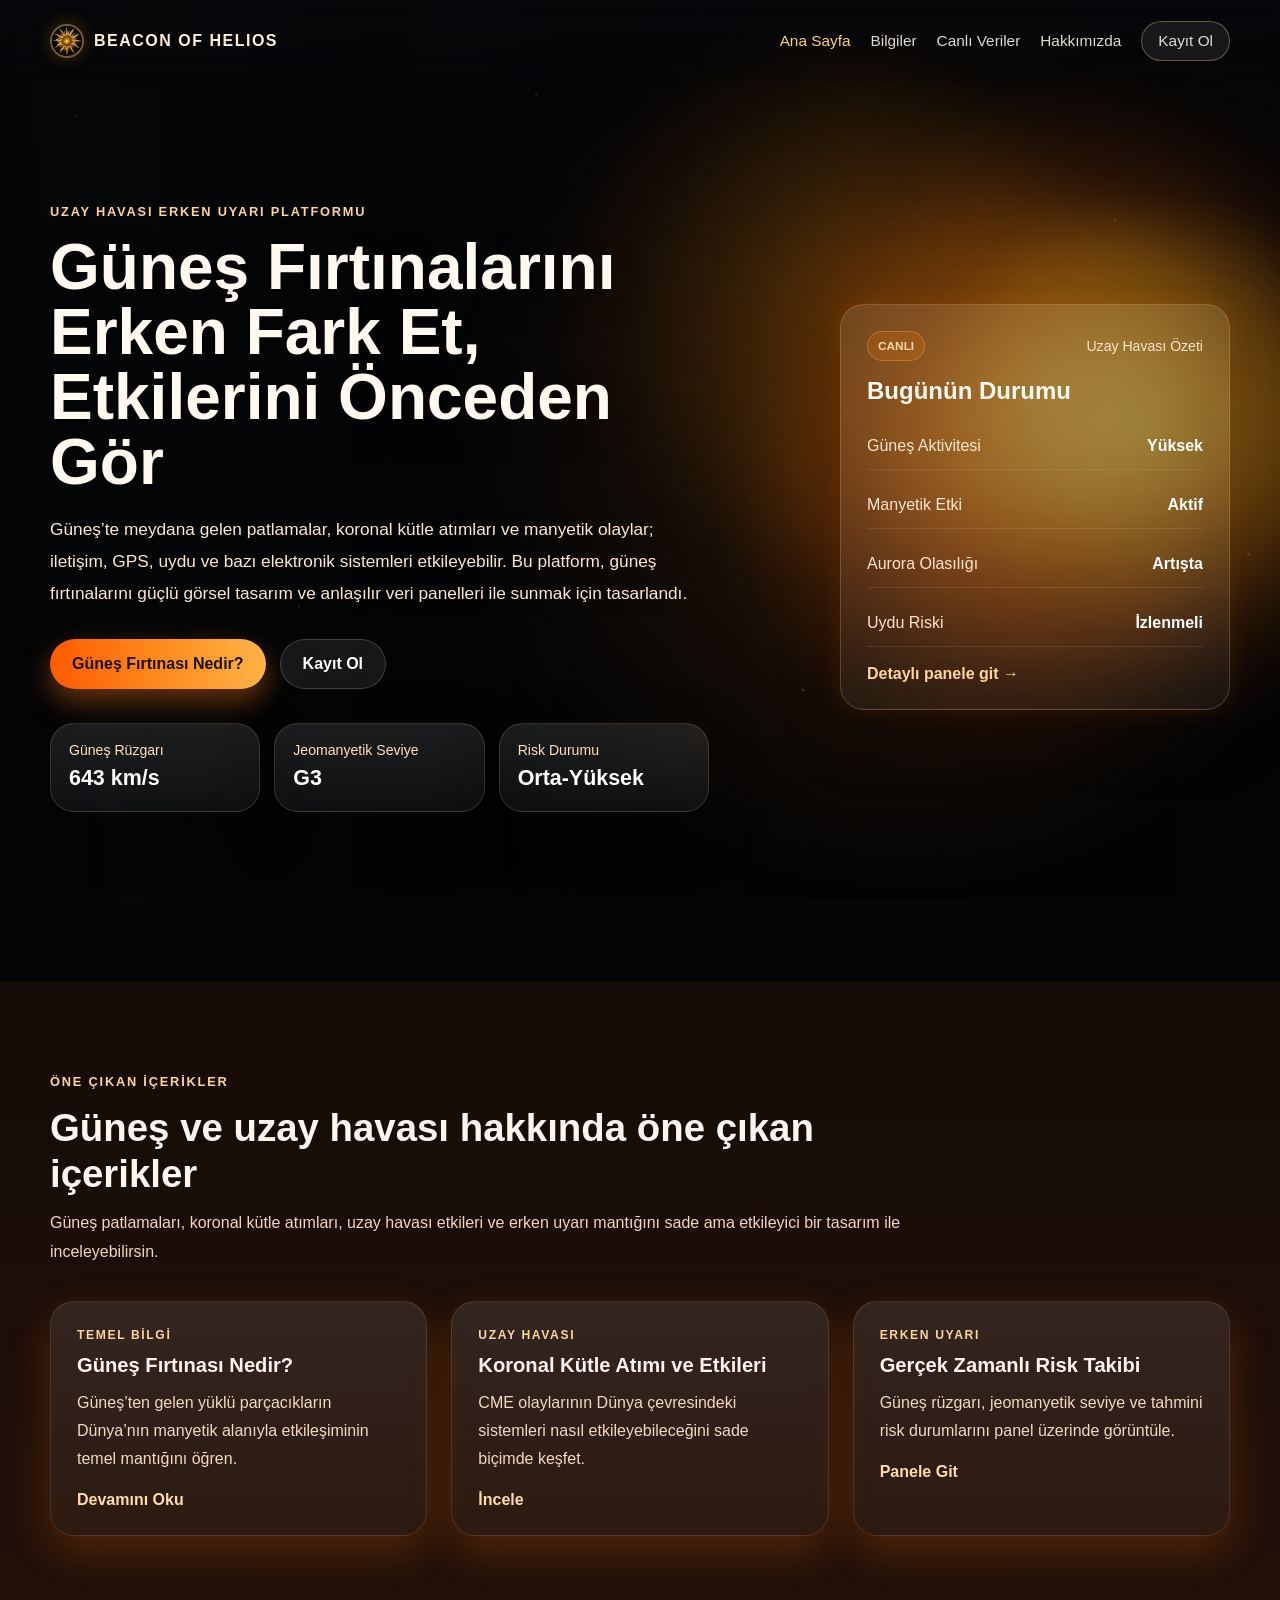
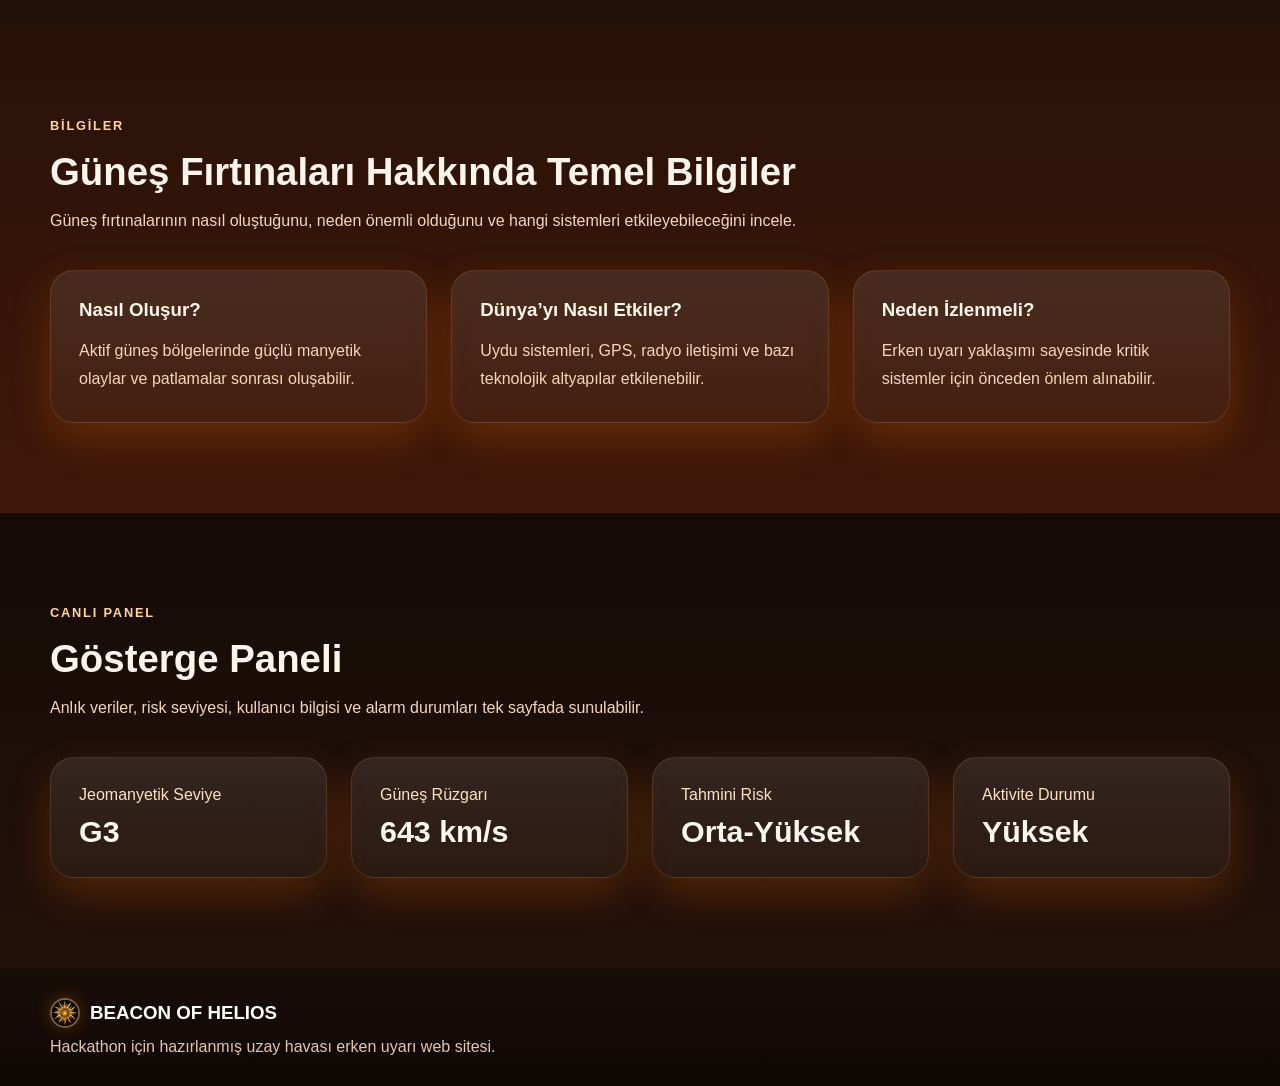
<file: app/templates/index.html>
<!DOCTYPE html>
<html lang="tr">
<head>
  <meta charset="UTF-8" />
  <meta name="viewport" content="width=device-width, initial-scale=1.0" />
  <title>Solar Storm Watch | Ana Sayfa</title>
  <link rel="icon" type="image/jpeg" href="../static/img/sun-logo.jpeg" />
  <link rel="stylesheet" href="../static/css/style.css" />
</head>
<body class="home-page">

  <div class="solar-bg">
    <div class="solar-image"></div>
    <div class="solar-depth depth-1"></div>
    <div class="solar-depth depth-2"></div>
    <div class="solar-heat heat-1"></div>
    <div class="solar-heat heat-2"></div>
    <div class="solar-heat heat-3"></div>
    <div class="solar-glow"></div>
    <div class="solar-flare flare-1"></div>
    <div class="solar-flare flare-2"></div>
    <div class="solar-particles"></div>
    <div class="solar-overlay"></div>
  </div>

  <header class="site-header transparent-header">
    <div class="container header-inner">
      <a href="/" class="brand">
        <img src="../static/img/sun-logo.jpeg" alt="Logo" class="brand-logo" />
        <span>BEACON OF HELIOS</span>
      </a>

      <button class="mobile-menu-btn" id="mobileMenuBtn" aria-label="Menüyü Aç/Kapat">
        ☰
      </button>

      <nav class="main-nav" id="mainNav">
        <a href="/" class="active">Ana Sayfa</a>
        <a href="/info">Bilgiler</a>
        <a href="/dashboard">Canlı Veriler</a>
        <a href="/about">Hakkımızda</a>
        <a href="/register" class="nav-login">Kayıt Ol</a>
      </nav>
    </div>
  </header>

  <main class="home-main">
    <section class="hero-section full-panel">
      <div class="container">
        <div class="hero-grid">
          <div class="hero-content">
            <span class="eyebrow">UZAY HAVASI ERKEN UYARI PLATFORMU</span>
            <h1>Güneş Fırtınalarını Erken Fark Et, Etkilerini Önceden Gör</h1>
            <p class="hero-text">
              Güneş’te meydana gelen patlamalar, koronal kütle atımları ve manyetik olaylar;
              iletişim, GPS, uydu ve bazı elektronik sistemleri etkileyebilir. Bu platform,
              güneş fırtınalarını güçlü görsel tasarım ve anlaşılır veri panelleri ile sunmak için tasarlandı.
            </p>

            <div class="hero-actions">
              <a  href="/info" class="btn btn-primary">Güneş Fırtınası Nedir?</a>
              <a href="/register" class="btn btn-secondary">Kayıt Ol</a>
            </div>

            <div class="hero-stats card-grid-3">
              <div class="interactive-card glass-hot">
                <span>Güneş Rüzgarı</span>
                <strong>643 km/s</strong>
              </div>
              <div class="interactive-card glass-hot">
                <span>Jeomanyetik Seviye</span>
                <strong>G3</strong>
              </div>
              <div class="interactive-card glass-hot">
                <span>Risk Durumu</span>
                <strong>Orta-Yüksek</strong>
              </div>
            </div>
          </div>

          <aside class="hero-side">
            <div class="floating-panel glass-hot strong-panel">
              <div class="panel-top">
                <span class="badge live">CANLI</span>
                <span class="small-text">Uzay Havası Özeti</span>
              </div>

              <h3>Bugünün Durumu</h3>

              <div class="panel-list">
                <div class="panel-item">
                  <span>Güneş Aktivitesi</span>
                  <strong>Yüksek</strong>
                </div>
                <div class="panel-item">
                  <span>Manyetik Etki</span>
                  <strong>Aktif</strong>
                </div>
                <div class="panel-item">
                  <span>Aurora Olasılığı</span>
                  <strong>Artışta</strong>
                </div>
                <div class="panel-item">
                  <span>Uydu Riski</span>
                  <strong>İzlenmeli</strong>
                </div>
              </div>

              <a href="/dashboard" class="text-link">Detaylı panele git →</a>
            </div>
          </aside>
        </div>
      </div>
    </section>

    <section class="section warm-section">
      <div class="container">
        <div class="section-heading bright-heading">
          <span class="section-tag">ÖNE ÇIKAN İÇERİKLER</span>
          <h2>Güneş ve uzay havası hakkında öne çıkan içerikler</h2>
          <p>
            Güneş patlamaları, koronal kütle atımları, uzay havası etkileri ve erken uyarı mantığını
            sade ama etkileyici bir tasarım ile inceleyebilirsin.
          </p>
        </div>

        <div class="feature-grid">
          <article class="feature-card hot-card">
            <div class="feature-meta">TEMEL BİLGİ</div>
            <h3>Güneş Fırtınası Nedir?</h3>
            <p>
              Güneş’ten gelen yüklü parçacıkların Dünya’nın manyetik alanıyla etkileşiminin temel mantığını öğren.
            </p>
            <a href="/info">Devamını Oku</a>
          </article>

          <article class="feature-card hot-card">
            <div class="feature-meta">UZAY HAVASI</div>
            <h3>Koronal Kütle Atımı ve Etkileri</h3>
            <p>
              CME olaylarının Dünya çevresindeki sistemleri nasıl etkileyebileceğini sade biçimde keşfet.
            </p>
            <a href="/info">İncele</a>
          </article>

          <article class="feature-card hot-card">
            <div class="feature-meta">ERKEN UYARI</div>
            <h3>Gerçek Zamanlı Risk Takibi</h3>
            <p>
              Güneş rüzgarı, jeomanyetik seviye ve tahmini risk durumlarını panel üzerinde görüntüle.
            </p>
            <a href="/dashboard">Panele Git</a>
          </article>
        </div>
      </div>
    </section>

    <section class="section warm-section alt-warm">
      <div class="container">
        <div class="section-heading bright-heading">
          <span class="section-tag">BİLGİLER</span>
          <h2>Güneş Fırtınaları Hakkında Temel Bilgiler</h2>
          <p>
            Güneş fırtınalarının nasıl oluştuğunu, neden önemli olduğunu ve hangi sistemleri etkileyebileceğini incele.
          </p>
        </div>

        <div class="info-highlight-grid">
          <div class="info-box-hot">
            <h3>Nasıl Oluşur?</h3>
            <p>Aktif güneş bölgelerinde güçlü manyetik olaylar ve patlamalar sonrası oluşabilir.</p>
          </div>

          <div class="info-box-hot">
            <h3>Dünya’yı Nasıl Etkiler?</h3>
            <p>Uydu sistemleri, GPS, radyo iletişimi ve bazı teknolojik altyapılar etkilenebilir.</p>
          </div>

          <div class="info-box-hot">
            <h3>Neden İzlenmeli?</h3>
            <p>Erken uyarı yaklaşımı sayesinde kritik sistemler için önceden önlem alınabilir.</p>
          </div>
        </div>
      </div>
    </section>

    <section class="section warm-section">
      <div class="container">
        <div class="section-heading bright-heading">
          <span class="section-tag">CANLI PANEL</span>
          <h2>Gösterge Paneli</h2>
          <p>
            Anlık veriler, risk seviyesi, kullanıcı bilgisi ve alarm durumları tek sayfada sunulabilir.
          </p>
        </div>

        <div class="dashboard-preview-grid">
          <div class="metric-card hot-card metric-big">
            <span>Jeomanyetik Seviye</span>
            <strong>G3</strong>
          </div>
          <div class="metric-card hot-card metric-big">
            <span>Güneş Rüzgarı</span>
            <strong>643 km/s</strong>
          </div>
          <div class="metric-card hot-card metric-big">
            <span>Tahmini Risk</span>
            <strong>Orta-Yüksek</strong>
          </div>
          <div class="metric-card hot-card metric-big">
            <span>Aktivite Durumu</span>
            <strong>Yüksek</strong>
          </div>
        </div>
      </div>
    </section>
  </main>

  <footer class="site-footer warm-footer">
    <div class="container footer-inner">
      <div>
        <div class="footer-brand">
          <img src="../static/img/sun-logo.jpeg" alt="Logo" class="brand-logo small-logo" />
          <h3>BEACON OF HELIOS</h3>
        </div>
        <p>Hackathon için hazırlanmış uzay havası erken uyarı web sitesi.</p>
      </div>
      <!-- <div class="footer-links">
        <a href="index.html">Ana Sayfa</a>
        <a href="info.html">Bilgiler</a>
        <a href="dashboard.html">Canlı Veriler</a>
        <a href="about.html">Hakkımızda</a>
        <a href="login.html">Giriş</a>
      </div> -->
    </div>
  </footer>

  <script src="../static/js/app.js"></script>
</body>
</html>
</file>
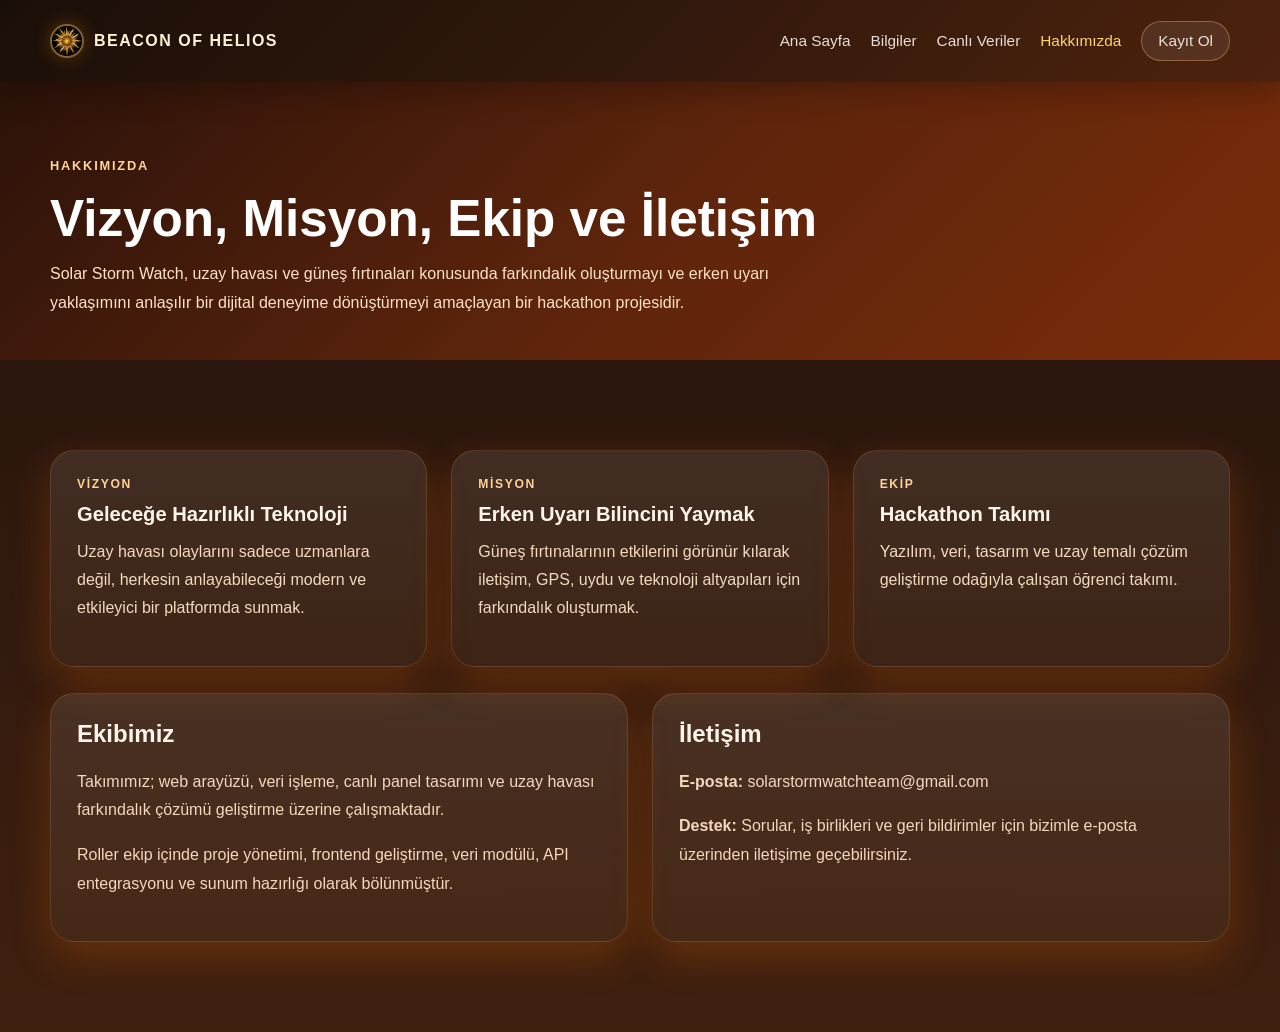
<file: app/templates/about.html>
<!DOCTYPE html>
<html lang="tr">
<head>
  <meta charset="UTF-8" />
  <meta name="viewport" content="width=device-width, initial-scale=1.0" />
  <title>Solar Storm Watch | Hakkımızda</title>
  <link rel="icon" type="image/jpeg" href="../static/img/sun-logo.jpeg" />
  <link rel="stylesheet" href="../static/css/style.css" />
</head>
<body class="inner-page warm-inner-page">

  <header class="site-header warm-solid-header">
    <div class="container header-inner">
      <a href="/" class="brand">
        <img src="../static/img/sun-logo.jpeg" alt="Logo" class="brand-logo" />
        <span>BEACON OF HELIOS</span>
      </a>

      <button class="mobile-menu-btn" id="mobileMenuBtn" aria-label="Menüyü Aç/Kapat">
        ☰
      </button>

      <nav class="main-nav" id="mainNav">
        <a href="/">Ana Sayfa</a>
        <a href="/info">Bilgiler</a>
        <a href="/dashboard">Canlı Veriler</a>
        <a href="/about" class="active">Hakkımızda</a>
        <a href="/register" class="nav-login">Kayıt Ol</a>
      </nav>
    </div>
  </header>

  <main class="page-main">
    <section class="page-hero warm-page-hero">
      <div class="container">

        <span class="section-tag">HAKKIMIZDA</span>
        <h1>Vizyon, Misyon, Ekip ve İletişim</h1>
        <p>
          Solar Storm Watch, uzay havası ve güneş fırtınaları konusunda farkındalık oluşturmayı ve erken uyarı yaklaşımını
          anlaşılır bir dijital deneyime dönüştürmeyi amaçlayan bir hackathon projesidir.
        </p>
      </div>
    </section>

    <section class="section warm-light-panel">
      <div class="container">
        <div class="feature-grid about-grid">
          <div class="feature-card hot-card">
            <div class="feature-meta">VİZYON</div>
            <h3>Geleceğe Hazırlıklı Teknoloji</h3>
            <p>
              Uzay havası olaylarını sadece uzmanlara değil, herkesin anlayabileceği modern ve etkileyici bir platformda sunmak.
            </p>
          </div>

          <div class="feature-card hot-card">
            <div class="feature-meta">MİSYON</div>
            <h3>Erken Uyarı Bilincini Yaymak</h3>
            <p>
              Güneş fırtınalarının etkilerini görünür kılarak iletişim, GPS, uydu ve teknoloji altyapıları için farkındalık oluşturmak.
            </p>
          </div>

          <div class="feature-card hot-card">
            <div class="feature-meta">EKİP</div>
            <h3>Hackathon Takımı</h3>
            <p>
              Yazılım, veri, tasarım ve uzay temalı çözüm geliştirme odağıyla çalışan öğrenci takımı.
            </p>
          </div>
        </div>

        <div class="dashboard-panels about-contact-panel">
          <div class="dashboard-card hot-surface">
            <h2>Ekibimiz</h2>
            <p>
              Takımımız; web arayüzü, veri işleme, canlı panel tasarımı ve uzay havası farkındalık çözümü geliştirme üzerine çalışmaktadır.
            </p>
            <p>
              Roller ekip içinde proje yönetimi, frontend geliştirme, veri modülü, API entegrasyonu ve sunum hazırlığı olarak bölünmüştür.
            </p>
          </div>

          <div class="dashboard-card hot-surface">
            <h2>İletişim</h2>
            <p><strong>E-posta:</strong> solarstormwatchteam@gmail.com</p>
            <p><strong>Destek:</strong> Sorular, iş birlikleri ve geri bildirimler için bizimle e-posta üzerinden iletişime geçebilirsiniz.</p>
          </div>
        </div>
      </div>
    </section>
  </main>

  <script src="../static/js/app.js"></script>
</body>
</html>
</file>
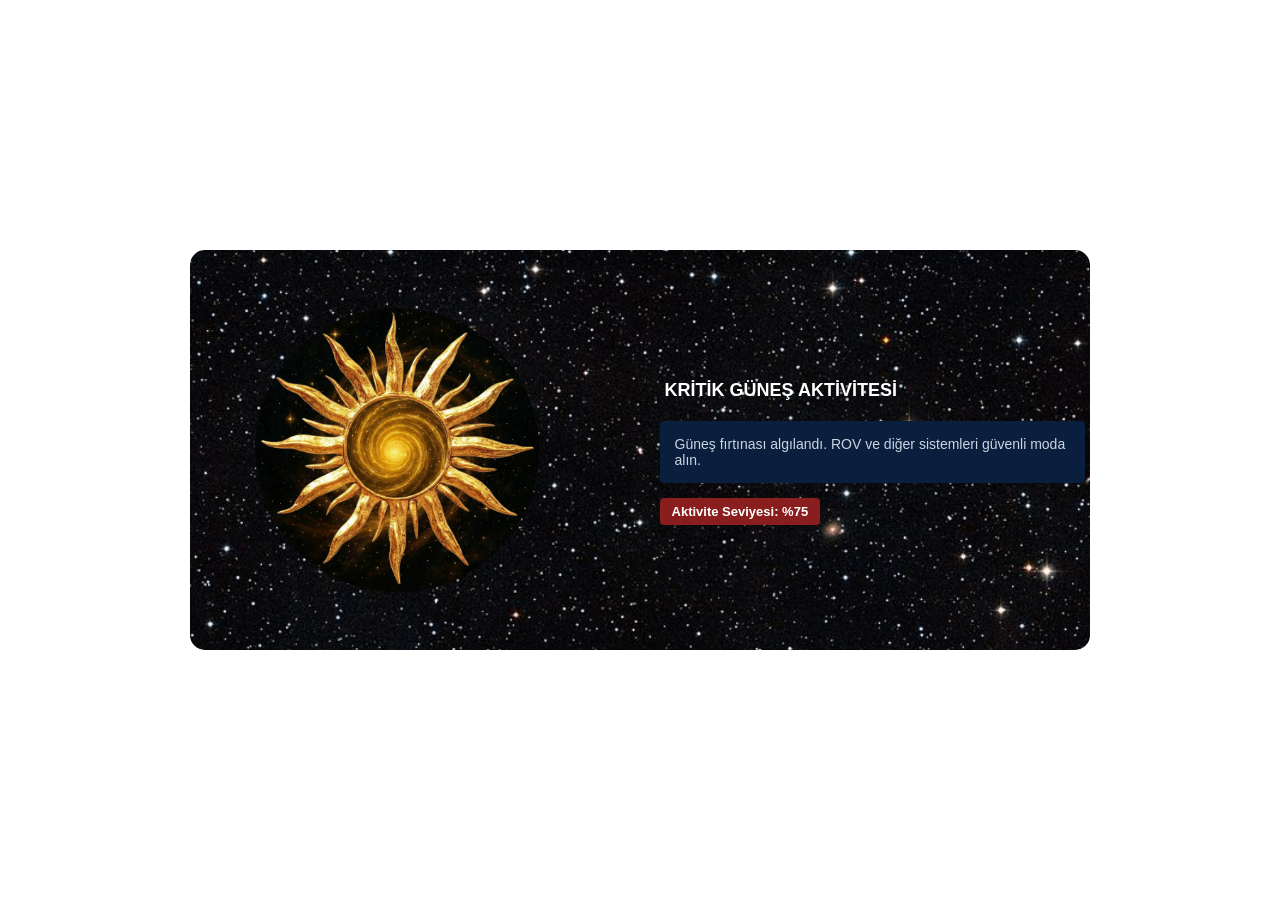
<file: app/templates/card.html>
<!DOCTYPE html>
<html lang="tr">

<head>
    <meta charset="UTF-8">
    <meta name="viewport" content="width=device-width, initial-scale=1.0">
    <title>Beacon of Helios Alert</title>
    <style>
        body,
        html {
                
                margin: 0;
                padding: 0;
                height: 100%;
                font-family: 'Arial', sans-serif;
                background: url('https://i.imgur.com/962LmyP.png') no-repeat center center fixed;
                background-size: cover;
                color: #ffffff;
                display: flex;
                justify-content: center;
                align-items: center;
            
        }

        .container {
                
                display: flex;
                flex-direction: row;
                width: 90%;
                max-width: 1000px;
                min-height: 400px;
                border-radius: 15px;
                overflow: hidden;
                background: url('/app/static/img/bg.jpg') no-repeat center center fixed;
                background-size: cover;
            
        }

        .left-panel {
                
                flex: 1;
                display: flex;
                justify-content: center;
                align-items: center;
                padding: 30px;
            
        }

        .sun-logo {
                
                max-width: 80%;
                border-radius: 50%;
            
        }

        .right-panel {
                
                flex: 1.2;
                display: flex;
                flex-direction: column;
                justify-content: center;
                padding: 30px;
            
        }

        .alert-card {
                
                width: 100%;
                padding: 20px 25px;
                border-radius: 8px;
            
        }

        .alert-card h2 {
                
                margin-top: 0;
                margin-bottom: 15px;
                font-size: 18px;
                color: #ffffff;
                padding: 5px;
                border-radius: 8px;
                width: fit-content;
            
        }

        .alert-box {
                
                background-color: #0a1f3d;
                padding: 15px;
                font-size: 14px;
                color: #cbd5e1;
                border-radius: 4px;
                margin-bottom: 15px;
            
        }

        .status-badge {
                
                display: inline-block;
                padding: 6px 12px;
                background-color: #8a1e1e;
                color: #ffffff;
                border-radius: 4px;
                font-weight: bold;
                font-size: 13px;
            
        }

        .card-footer {
                
                text-align: center;
                margin-top: 15px;
                font-size: 12px;
                color: #94a3b8;
            
        }

        @media (max-width: 900px) {
                
                .container 
                        {
                        flex-direction: column;
                    }
                

                .left-panel,
                .right-panel {
                        
                        padding: 20px;
                    
                }
            
        }
    </style>
</head>

<body>
    <div class="container">
        <div class="left-panel">
            <img src="../static/img/sun-logo.jpeg" alt="Logo" class="sun-logo">
        </div>
        <div class="right-panel">
            <div class="alert-card warning">
                <h2>KRİTİK GÜNEŞ AKTİVİTESİ</h2>
                <div class="alert-box">
                    Güneş fırtınası algılandı. ROV ve diğer sistemleri güvenli moda alın.
                </div>
                <div class="status-badge">Aktivite Seviyesi: %75</div>
            </div>
            
        </div>
    </div>
</body>

</html>
</file>
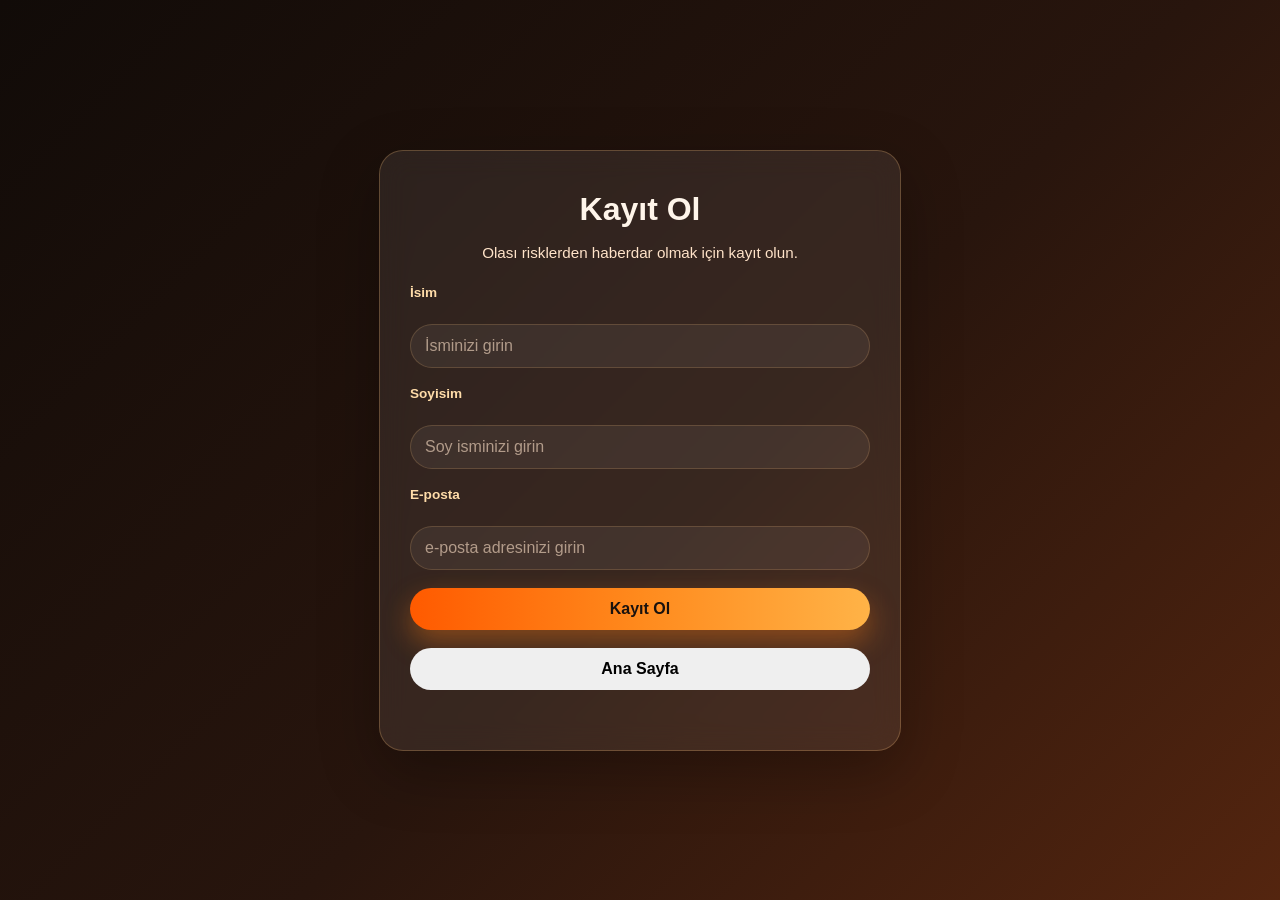
<file: app/templates/register.html>
<!DOCTYPE html>
<html lang="tr">
<head>
  <meta charset="UTF-8">
  <title>Beacon of Helios - Giriş</title>
  <link rel="stylesheet" href="../static/css/register.css">
</head>
<body class="login-page">

  <div class="solar-bg">
    <div class="solar-image"></div>
    <div class="solar-depth"></div>
    <div class="solar-heat"></div>
    <div class="solar-glow"></div>
    <div class="solar-overlay"></div>
  </div>

  <div class="login-container">
    <h1>Kayıt Ol</h1>
    <p>Olası risklerden haberdar olmak için kayıt olun.</p>
    
    <form class="login-form">
      <label for="name">İsim</label>
      <input type="text" id="name" placeholder="İsminizi girin">

      <label for="surname">Soyisim</label>
      <input type="text" id="surname" placeholder="Soy isminizi girin">

      <label for="email">E-posta</label>
      <input type="email" id="email" placeholder="e-posta adresinizi girin">

      <button id="register-btn" type="submit" class="btn-login">Kayıt Ol</button>
      <button id="index-btn" class="btn-main-menu">Ana Sayfa</button>
    </form>

    <div class="login-footer">
    </div>
  </div>


    <script src="../static/js/register.js"></script>
</body>
</html>
</file>
<file: app/static/css/style.css>
:root {
  --bg-dark: #0a0b0f;
  --bg-dark-2: #170d08;
  --bg-dark-3: #24120a;
  --text-light: #fff8f1;
  --text-dark: #2d1b12;
  --muted-light: #f6ddc4;
  --muted-dark: #7e5a43;
  --primary: #ff8a1d;
  --primary-2: #ffb347;
  --primary-3: #ff5a00;
  --primary-4: #ffd36c;
  --shadow-strong: 0 20px 60px rgba(0, 0, 0, 0.28);
  --shadow-hot: 0 15px 40px rgba(255, 115, 0, 0.22);
  --radius: 24px;
  --container: 1180px;
}

* {
  box-sizing: border-box;
}

html {
  scroll-behavior: smooth;
}

body {
  margin: 0;
  font-family: Arial, Helvetica, sans-serif;
  overflow-x: hidden;
  background: var(--bg-dark);
  color: var(--text-light);
}

a {
  text-decoration: none;
  color: inherit;
}

.container {
  width: min(var(--container), calc(100% - 32px));
  margin: 0 auto;
}

/* HEADER */
.site-header {
  position: relative;
  z-index: 50;
  width: 100%;
}

.transparent-header {
  background: linear-gradient(to bottom, rgba(8, 8, 12, 0.58), rgba(8, 8, 12, 0.08));
  backdrop-filter: blur(6px);
}

.warm-solid-header {
  background: linear-gradient(135deg, #1a0f08, #31180c, #4d220d);
  box-shadow: 0 10px 30px rgba(0, 0, 0, 0.24);
}

.header-inner {
  min-height: 82px;
  display: flex;
  align-items: center;
  justify-content: space-between;
  gap: 18px;
}

.brand,
.footer-brand {
  display: flex;
  align-items: center;
  gap: 10px;
}

.brand {
  font-weight: 800;
  letter-spacing: 1.5px;
  font-size: 1rem;
  color: #fff2d8;
}

.brand-logo {
  width: 34px;
  height: 34px;
  border-radius: 50%;
  object-fit: cover;
  border: 2px solid rgba(255, 198, 112, 0.45);
  box-shadow: 0 0 18px rgba(255, 160, 0, 0.25);
}

.small-logo {
  width: 30px;
  height: 30px;
}

.main-nav {
  display: flex;
  align-items: center;
  gap: 20px;
}

.main-nav a {
  color: rgba(255, 248, 241, 0.88);
  font-size: 0.96rem;
  transition: 0.25s ease;
}

.main-nav a:hover,
.main-nav a.active {
  color: var(--primary-4);
}

.nav-login {
  padding: 10px 16px;
  border-radius: 999px;
  border: 1px solid rgba(255, 196, 124, 0.35);
  background: rgba(255, 255, 255, 0.08);
}

.mobile-menu-btn {
  display: none;
  background: rgba(255,255,255,0.08);
  border: 1px solid rgba(255,255,255,0.16);
  color: white;
  border-radius: 12px;
  padding: 10px 12px;
  font-size: 1.2rem;
  cursor: pointer;
}

/* BACK BUTTON */
.back-btn {
  margin-bottom: 20px;
  background: linear-gradient(90deg, rgba(255, 120, 0, 0.22), rgba(255, 170, 70, 0.18));
  color: #fff4e8;
  border: 1px solid rgba(255, 190, 120, 0.28);
  padding: 10px 16px;
  border-radius: 999px;
  cursor: pointer;
  font-weight: 700;
  transition: 0.3s ease;
}

.back-btn:hover {
  transform: translateY(-3px);
  box-shadow: 0 12px 24px rgba(255, 115, 0, 0.18);
}

/* HOME BACKGROUND */
.home-page {
  position: relative;
  min-height: 100vh;
  background: #040507;
}

.solar-bg {
  position: fixed;
  inset: 0;
  z-index: 0;
  overflow: hidden;
  perspective: 1800px;
  background: #040507;
}

.solar-image,
.solar-depth,
.solar-heat,
.solar-glow,
.solar-flare,
.solar-particles,
.solar-overlay {
  position: absolute;
  inset: -8%;
}

.solar-image {
  background-image:
    radial-gradient(circle at 72% 50%, rgba(255, 175, 40, 0.20), transparent 18%),
    radial-gradient(circle at 80% 45%, rgba(255, 115, 0, 0.14), transparent 22%),
    url("https://img.freepik.com/premium-fotograf/gunes-patlamalari-olan-gunes-yuzeyi_250994-627.jpg");
  background-size: cover;
  background-position: center center;
  background-repeat: no-repeat;
  transform: scale(1.22);
  filter: saturate(1.38) contrast(1.2) brightness(0.92);
  animation: solarZoomFast 6s ease-in-out infinite alternate;
}

.depth-1 {
  background-image: url("https://img.freepik.com/premium-fotograf/gunes-patlamalari-olan-gunes-yuzeyi_250994-627.jpg");
  background-size: cover;
  background-position: center;
  background-repeat: no-repeat;
  transform: scale(1.30) translateZ(120px);
  mix-blend-mode: screen;
  opacity: 0.30;
  filter: blur(10px) saturate(1.8);
  animation: depthShiftFast 3s ease-in-out infinite alternate;
}

.depth-2 {
  background-image: url("https://img.freepik.com/premium-fotograf/gunes-patlamalari-olan-gunes-yuzeyi_250994-627.jpg");
  background-size: cover;
  background-position: center;
  background-repeat: no-repeat;
  transform: scale(1.35) translateZ(220px);
  mix-blend-mode: lighten;
  opacity: 0.22;
  filter: blur(22px) saturate(2);
  animation: depthShiftFast2 2.1s ease-in-out infinite alternate;
}

.heat-1 {
  background:
    radial-gradient(circle at 76% 42%, rgba(255, 170, 40, 0.40), transparent 16%),
    radial-gradient(circle at 81% 52%, rgba(255, 90, 0, 0.32), transparent 18%),
    radial-gradient(circle at 62% 35%, rgba(255, 130, 0, 0.22), transparent 24%);
  filter: blur(12px);
  mix-blend-mode: screen;
  animation: heatWaveFast 0.9s ease-in-out infinite;
}

.heat-2 {
  background:
    radial-gradient(circle at 84% 44%, rgba(255, 210, 100, 0.32), transparent 14%),
    radial-gradient(circle at 73% 57%, rgba(255, 80, 0, 0.28), transparent 20%),
    radial-gradient(circle at 67% 40%, rgba(255, 145, 0, 0.20), transparent 22%);
  filter: blur(24px);
  mix-blend-mode: screen;
  animation: heatWaveFast2 0.8s ease-in-out infinite;
}

.heat-3 {
  background:
    radial-gradient(circle at 79% 47%, rgba(255, 170, 60, 0.30), transparent 14%),
    radial-gradient(circle at 70% 54%, rgba(255, 90, 0, 0.20), transparent 18%),
    radial-gradient(circle at 87% 50%, rgba(255, 220, 120, 0.18), transparent 16%);
  filter: blur(30px);
  mix-blend-mode: screen;
  animation: heatWaveFast3 0.65s ease-in-out infinite;
}

.solar-glow {
  background:
    radial-gradient(circle at 84% 46%, rgba(255, 180, 0, 0.65), transparent 16%),
    radial-gradient(circle at 79% 48%, rgba(255, 90, 0, 0.48), transparent 26%),
    radial-gradient(circle at 68% 50%, rgba(255, 135, 20, 0.28), transparent 40%);
  filter: blur(16px);
  animation: flarePulseFast 1.8s ease-in-out infinite;
}

.flare-1 {
  background:
    radial-gradient(circle at 83% 48%, rgba(255, 220, 140, 0.36), transparent 10%),
    radial-gradient(circle at 85% 49%, rgba(255, 120, 0, 0.20), transparent 18%);
  filter: blur(10px);
  mix-blend-mode: screen;
  animation: flareMove1 1.2s ease-in-out infinite;
}

.flare-2 {
  background:
    radial-gradient(circle at 73% 52%, rgba(255, 155, 60, 0.22), transparent 12%),
    radial-gradient(circle at 78% 46%, rgba(255, 230, 150, 0.20), transparent 10%);
  filter: blur(14px);
  mix-blend-mode: screen;
  animation: flareMove2 1s ease-in-out infinite;
}

.solar-particles {
  background-image:
    radial-gradient(2px 2px at 12% 18%, rgba(255,255,255,0.7), transparent),
    radial-gradient(2px 2px at 27% 65%, rgba(255,210,160,0.7), transparent),
    radial-gradient(1.5px 1.5px at 43% 16%, rgba(255,255,255,0.55), transparent),
    radial-gradient(2px 2px at 61% 73%, rgba(255,220,180,0.7), transparent),
    radial-gradient(1.5px 1.5px at 82% 28%, rgba(255,255,255,0.5), transparent),
    radial-gradient(2px 2px at 91% 60%, rgba(255,210,160,0.75), transparent);
  opacity: 0.65;
  animation: particlesFloat 8s linear infinite;
}

.solar-overlay {
  background:
    linear-gradient(to right, rgba(5,6,8,0.84) 0%, rgba(5,6,8,0.52) 34%, rgba(5,6,8,0.12) 64%, rgba(5,6,8,0.28) 100%),
    linear-gradient(to bottom, rgba(0,0,0,0.16), rgba(0,0,0,0.34));
}

/* MAIN */
.home-main,
.page-main,
.login-main,
.site-footer {
  position: relative;
  z-index: 2;
}

.hero-section {
  min-height: calc(100vh - 82px);
  display: flex;
  align-items: center;
  padding: 40px 0 90px;
}

.full-panel {
  min-height: 100vh;
}

.hero-grid {
  display: grid;
  grid-template-columns: 1.15fr 0.85fr;
  gap: 34px;
  align-items: center;
}

.hero-content {
  max-width: 760px;
}

.eyebrow,
.section-tag {
  display: inline-block;
  font-size: 0.8rem;
  letter-spacing: 1.8px;
  font-weight: 700;
  color: #ffd59a;
  margin-bottom: 16px;
}

.hero-content h1 {
  margin: 0 0 18px;
  font-size: clamp(2.6rem, 5vw, 5rem);
  line-height: 1.02;
  color: #fff9f0;
  text-shadow: 0 12px 34px rgba(0, 0, 0, 0.4);
}

.hero-text {
  margin: 0;
  max-width: 690px;
  font-size: 1.08rem;
  line-height: 1.85;
  color: #ffe7cf;
  text-shadow: 0 4px 18px rgba(0, 0, 0, 0.28);
}

.hero-actions {
  display: flex;
  gap: 14px;
  flex-wrap: wrap;
  margin-top: 30px;
}

.btn {
  display: inline-flex;
  align-items: center;
  justify-content: center;
  min-height: 50px;
  padding: 12px 22px;
  border-radius: 999px;
  font-weight: 700;
  transition: 0.3s ease;
  cursor: pointer;
  border: none;
}

.btn:hover {
  transform: translateY(-4px) scale(1.02);
}

.btn-primary {
  background: linear-gradient(90deg, var(--primary-3), var(--primary), var(--primary-2));
  color: #1a120e;
  box-shadow: 0 12px 28px rgba(255, 125, 20, 0.4);
}

.btn-secondary {
  color: white;
  background: rgba(255,255,255,0.08);
  border: 1px solid rgba(255,255,255,0.18);
  backdrop-filter: blur(12px);
}

.card-grid-3 {
  display: grid;
  grid-template-columns: repeat(3, 1fr);
  gap: 14px;
  margin-top: 34px;
}

.glass-hot {
  background: linear-gradient(180deg, rgba(255,255,255,0.10), rgba(255,255,255,0.05));
  border: 1px solid rgba(255, 190, 120, 0.18);
  backdrop-filter: blur(16px);
  -webkit-backdrop-filter: blur(16px);
  border-radius: var(--radius);
  box-shadow: var(--shadow-strong);
}

.interactive-card {
  padding: 18px 18px 20px;
  transition: 0.35s ease;
  position: relative;
  overflow: hidden;
}

.interactive-card::before,
.hot-card::before,
.hot-surface::before,
.info-box-hot::before,
.metric-card::before,
.sidebar-card::before,
.feature-card::before {
  content: "";
  position: absolute;
  inset: 0;
  border-radius: inherit;
  padding: 1px;
  background: linear-gradient(135deg, rgba(255, 180, 70, 0.9), rgba(255, 90, 0, 0.8), rgba(255, 220, 130, 0.7));
  -webkit-mask: linear-gradient(#fff 0 0) content-box, linear-gradient(#fff 0 0);
  -webkit-mask-composite: xor;
          mask-composite: exclude;
  opacity: 0;
  transition: 0.35s ease;
  pointer-events: none;
}

.interactive-card:hover,
.hot-card:hover,
.hot-surface:hover,
.info-box-hot:hover,
.metric-card:hover,
.sidebar-card:hover,
.feature-card:hover {
  transform: translateY(-10px) scale(1.03);
  box-shadow: 0 24px 55px rgba(255, 115, 0, 0.28);
}

.interactive-card:hover::before,
.hot-card:hover::before,
.hot-surface:hover::before,
.info-box-hot:hover::before,
.metric-card:hover::before,
.sidebar-card:hover::before,
.feature-card:hover::before {
  opacity: 1;
}

.interactive-card:hover,
.hot-card:hover,
.metric-card:hover {
  background: linear-gradient(180deg, rgba(255, 145, 0, 0.18), rgba(255, 90, 0, 0.10));
}

.interactive-card span {
  display: block;
  font-size: 0.88rem;
  color: #ffe1bf;
  margin-bottom: 8px;
}

.interactive-card strong {
  font-size: 1.34rem;
  color: white;
}

.hero-side {
  display: flex;
  justify-content: flex-end;
}

.floating-panel {
  width: 100%;
  max-width: 390px;
  padding: 26px;
}

.strong-panel {
  border: 1px solid rgba(255, 185, 110, 0.24);
  box-shadow: 0 24px 60px rgba(0,0,0,0.36), 0 0 25px rgba(255, 120, 0, 0.16);
}

.panel-top {
  display: flex;
  align-items: center;
  justify-content: space-between;
  gap: 12px;
  margin-bottom: 16px;
}

.badge.live {
  display: inline-flex;
  align-items: center;
  gap: 8px;
  background: rgba(255, 125, 20, 0.18);
  color: #ffd7a8;
  border: 1px solid rgba(255, 175, 88, 0.34);
  padding: 7px 10px;
  border-radius: 999px;
  font-size: 0.74rem;
  font-weight: 700;
}

.small-text {
  color: #ffe4cc;
  font-size: 0.88rem;
}

.floating-panel h3 {
  margin: 10px 0 18px;
  font-size: 1.5rem;
}

.panel-list {
  display: grid;
  gap: 12px;
  margin-bottom: 18px;
}

.panel-item {
  display: flex;
  justify-content: space-between;
  gap: 12px;
  padding: 14px 0;
  border-bottom: 1px solid rgba(255,255,255,0.09);
}

.panel-item span {
  color: #ffe5ce;
}

.panel-item strong {
  color: white;
}

.text-link {
  color: #ffd59a;
  font-weight: 700;
}

/* SECTIONS */
.section {
  padding: 90px 0;
}

.warm-section {
  background: linear-gradient(180deg, rgba(22, 12, 8, 0.94), rgba(37, 18, 10, 0.96));
  color: var(--text-light);
}

.alt-warm {
  background: linear-gradient(180deg, rgba(42, 18, 9, 0.97), rgba(65, 25, 9, 0.97));
}

.bright-heading {
  max-width: 860px;
  margin-bottom: 34px;
}

.bright-heading h2 {
  margin: 0 0 12px;
  font-size: clamp(1.9rem, 3vw, 2.9rem);
  line-height: 1.2;
  color: #fff5ea;
}

.bright-heading p {
  margin: 0;
  color: #f4d6bb;
  line-height: 1.8;
}

.feature-grid,
.info-highlight-grid,
.dashboard-preview-grid {
  display: grid;
  gap: 24px;
}

.feature-grid {
  grid-template-columns: repeat(3, 1fr);
}

.info-highlight-grid {
  grid-template-columns: repeat(3, 1fr);
}

.dashboard-preview-grid {
  grid-template-columns: repeat(4, 1fr);
}

.about-grid {
  margin-bottom: 26px;
}

.feature-card,
.metric-card,
.info-box-hot,
.hot-surface,
.sidebar-card {
  position: relative;
  overflow: hidden;
}

.hot-card,
.hot-surface,
.info-box-hot,
.hot-side-card {
  background: linear-gradient(180deg, rgba(255, 245, 236, 0.10), rgba(255, 210, 160, 0.05));
  border: 1px solid rgba(255, 186, 118, 0.14);
  border-radius: 24px;
  box-shadow: var(--shadow-hot);
  transition: 0.35s ease;
}

.feature-card {
  padding: 26px;
}

.feature-meta {
  font-size: 0.76rem;
  font-weight: 800;
  letter-spacing: 1.6px;
  color: #ffd39a;
  margin-bottom: 12px;
}

.feature-card h3 {
  margin: 0 0 12px;
  color: #fff5ea;
  font-size: 1.26rem;
}

.feature-card p {
  margin: 0 0 18px;
  color: #f4d9bf;
  line-height: 1.75;
}

.feature-card a {
  color: #ffdca9;
  font-weight: 700;
}

.info-box-hot {
  padding: 28px;
}

.info-box-hot h3 {
  margin-top: 0;
  margin-bottom: 12px;
  color: #fff5ea;
}

.info-box-hot p {
  margin-bottom: 0;
  color: #f4d6bb;
  line-height: 1.8;
}

.metric-big {
  padding: 28px;
}

.metric-card span {
  display: block;
  color: #ffe0c1;
  margin-bottom: 10px;
}

.metric-card strong {
  font-size: 1.9rem;
  color: #fff8f1;
}

/* INNER PAGES */
.warm-inner-page {
  background: linear-gradient(180deg, #1b0f08, #2a160c 40%, #3a1b0d);
  color: var(--text-light);
}

.warm-page-hero {
  padding: 74px 0 42px;
  background: linear-gradient(135deg, #2b1209, #5d240c, #7a2d09);
  color: white;
}

.warm-page-hero h1 {
  margin: 0 0 12px;
  font-size: clamp(2rem, 4vw, 3.2rem);
}

.warm-page-hero p {
  margin: 0;
  max-width: 760px;
  color: #ffe2c7;
  line-height: 1.8;
}

.warm-light-panel {
  background: linear-gradient(180deg, #2a160d, #3f200f);
}

.info-layout {
  display: grid;
  grid-template-columns: 1.15fr 0.85fr;
  gap: 26px;
}

.info-article {
  display: grid;
  gap: 18px;
}

.article-card {
  padding: 26px;
  border-radius: 24px;
  transition: 0.35s ease;
}

.article-card h2 {
  margin-top: 0;
  color: #fff5ea;
}

.article-card p {
  margin-bottom: 0;
  color: #f4d8bf;
  line-height: 1.8;
}

.hot-side-card {
  padding: 24px;
}

.sidebar-card h3 {
  margin-top: 0;
  margin-bottom: 14px;
  color: #fff5ea;
}

.sidebar-card ul {
  padding-left: 20px;
  margin: 0;
}

.sidebar-card li {
  margin-bottom: 10px;
  color: #f4d8bf;
  line-height: 1.6;
}

.sidebar-link {
  display: block;
  padding: 12px 0;
  border-bottom: 1px solid rgba(255,255,255,0.08);
  color: #fff0dc;
}

/* LOGIN */
.warm-login-page {
  background: linear-gradient(135deg, #110b08, #28150d 55%, #54250f);
}

.login-main {
  min-height: calc(100vh - 82px);
  display: flex;
  align-items: center;
}

.login-section-wrap {
  width: 100%;
  padding: 60px 0 80px;
}

.login-grid {
  display: grid;
  grid-template-columns: 1fr 0.95fr;
  gap: 28px;
  align-items: center;
}

.login-info h1 {
  margin: 0 0 16px;
  font-size: clamp(2rem, 4vw, 3.4rem);
}

.login-info p {
  margin: 0;
  line-height: 1.8;
  color: #ffe3c9;
  max-width: 620px;
}

.login-card {
  padding: 28px;
}

.login-card h2 {
  margin: 0 0 8px;
}

.muted {
  color: #ffe0c0;
  margin-bottom: 22px;
}

.form-group {
  margin-bottom: 18px;
}

.form-group label {
  display: block;
  margin-bottom: 8px;
  font-weight: 700;
  color: #ffe0b2;
}

.form-group input {
  width: 100%;
  min-height: 50px;
  padding: 12px 14px;
  border-radius: 14px;
  border: 1px solid rgba(255,200,150,0.22);
  background: rgba(255,255,255,0.08);
  color: white;
  outline: none;
  transition: 0.25s ease;
}

.form-group input:focus {
  border-color: rgba(255,170,70,0.65);
  box-shadow: 0 0 0 3px rgba(255, 130, 30, 0.14);
}

.form-group input::placeholder {
  color: #f0d0b5;
}

.full-btn {
  width: 100%;
  margin-top: 8px;
}

.form-message {
  min-height: 24px;
  margin-top: 14px;
  color: #baf5c8;
  font-weight: 700;
}

/* DASHBOARD */
.dashboard-grid-page {
  display: grid;
  grid-template-columns: repeat(4, 1fr);
  gap: 22px;
  margin-bottom: 28px;
}

.dashboard-panels {
  display: grid;
  grid-template-columns: 1fr 1fr;
  gap: 24px;
}

.dashboard-card {
  padding: 26px;
  border-radius: 24px;
  transition: 0.35s ease;
}

.dashboard-card h2 {
  margin-top: 0;
  color: #fff5ea;
}

.dashboard-card p {
  color: #f4d7bd;
  line-height: 1.8;
}

/* FOOTER */
.warm-footer {
  background: linear-gradient(180deg, #190d08, #0f0705);
  color: #f3dcc2;
  padding: 30px 0;
}

.footer-inner {
  display: flex;
  justify-content: space-between;
  gap: 24px;
  align-items: center;
  flex-wrap: wrap;
}

.footer-inner h3 {
  margin: 0;
  color: white;
}

.footer-inner p {
  margin: 10px 0 0;
  color: #e2c7ab;
}

.footer-links {
  display: flex;
  gap: 18px;
  flex-wrap: wrap;
}

/* ANIMATIONS */
@keyframes solarZoomFast {
  0% {
    transform: scale(1.2) rotate(0deg) translateX(0px) translateY(0px);
  }
  100% {
    transform: scale(1.32) rotate(0.5deg) translateX(-24px) translateY(-12px);
  }
}

@keyframes depthShiftFast {
  0% {
    transform: scale(1.28) translateX(0px) translateY(0px) rotate(0deg);
    opacity: 0.22;
  }
  100% {
    transform: scale(1.38) translateX(24px) translateY(-14px) rotate(0.7deg);
    opacity: 0.38;
  }
}

@keyframes depthShiftFast2 {
  0% {
    transform: scale(1.34) translateX(0px) translateY(0px);
    opacity: 0.14;
  }
  100% {
    transform: scale(1.46) translateX(-18px) translateY(18px);
    opacity: 0.28;
  }
}

@keyframes heatWaveFast {
  0% {
    transform: skewX(0deg) skewY(0deg) translateY(0px) scale(1);
    filter: blur(10px);
  }
  25% {
    transform: skewX(2.4deg) skewY(1deg) translateY(-10px) scale(1.04);
    filter: blur(15px);
  }
  50% {
    transform: skewX(-2deg) skewY(-1deg) translateY(7px) scale(1.08);
    filter: blur(20px);
  }
  75% {
    transform: skewX(1.4deg) skewY(0.6deg) translateY(-6px) scale(1.04);
    filter: blur(16px);
  }
  100% {
    transform: skewX(0deg) skewY(0deg) translateY(0px) scale(1);
    filter: blur(10px);
  }
}

@keyframes heatWaveFast2 {
  0% {
    transform: translateX(0px) translateY(0px) scale(1);
    filter: blur(18px);
  }
  50% {
    transform: translateX(10px) translateY(-8px) scale(1.08);
    filter: blur(28px);
  }
  100% {
    transform: translateX(-8px) translateY(7px) scale(1.04);
    filter: blur(22px);
  }
}

@keyframes heatWaveFast3 {
  0% {
    transform: scale(1) rotate(0deg);
    opacity: 0.7;
  }
  50% {
    transform: scale(1.1) rotate(0.8deg);
    opacity: 1;
  }
  100% {
    transform: scale(1.03) rotate(-0.5deg);
    opacity: 0.78;
  }
}

@keyframes flarePulseFast {
  0%, 100% {
    opacity: 0.82;
    transform: scale(1);
  }
  50% {
    opacity: 1;
    transform: scale(1.10);
  }
}

@keyframes flareMove1 {
  0% {
    transform: translateX(0px) translateY(0px) scale(1);
    opacity: 0.7;
  }
  50% {
    transform: translateX(8px) translateY(-6px) scale(1.08);
    opacity: 1;
  }
  100% {
    transform: translateX(-4px) translateY(4px) scale(1.03);
    opacity: 0.75;
  }
}

@keyframes flareMove2 {
  0% {
    transform: translateX(0px) translateY(0px) scale(1);
    opacity: 0.6;
  }
  50% {
    transform: translateX(-7px) translateY(5px) scale(1.06);
    opacity: 0.95;
  }
  100% {
    transform: translateX(5px) translateY(-4px) scale(1.02);
    opacity: 0.7;
  }
}

@keyframes particlesFloat {
  from {
    transform: translateY(0);
  }
  to {
    transform: translateY(40px);
  }
}

/* RESPONSIVE */
@media (max-width: 1080px) {
  .hero-grid,
  .info-layout,
  .login-grid,
  .dashboard-panels {
    grid-template-columns: 1fr;
  }

  .feature-grid,
  .info-highlight-grid,
  .dashboard-grid-page,
  .dashboard-preview-grid {
    grid-template-columns: repeat(2, 1fr);
  }

  .card-grid-3 {
    grid-template-columns: 1fr;
  }

  .hero-side {
    justify-content: flex-start;
  }
}

@media (max-width: 820px) {
  .mobile-menu-btn {
    display: inline-flex;
    align-items: center;
    justify-content: center;
  }

  .main-nav {
    position: absolute;
    top: 82px;
    left: 16px;
    right: 16px;
    background: rgba(32, 16, 9, 0.96);
    border: 1px solid rgba(255,200,150,0.12);
    border-radius: 18px;
    padding: 14px;
    display: none;
    flex-direction: column;
    align-items: flex-start;
    gap: 14px;
    backdrop-filter: blur(14px);
  }

  .main-nav.open {
    display: flex;
  }

  .feature-grid,
  .info-highlight-grid,
  .dashboard-grid-page,
  .dashboard-preview-grid {
    grid-template-columns: 1fr;
  }

  .hero-content h1 {
    font-size: 2.5rem;
  }

  .header-inner {
    min-height: 76px;
  }
}

@media (max-width: 560px) {
  .container {
    width: min(var(--container), calc(100% - 20px));
  }

  .hero-actions {
    flex-direction: column;
    align-items: stretch;
  }

  .btn {
    width: 100%;
  }

  .floating-panel,
  .login-card,
  .feature-card,
  .article-card,
  .dashboard-card,
  .metric-card,
  .sidebar-card,
  .info-box-hot,
  .interactive-card {
    border-radius: 18px;
  }

  .brand span {
    font-size: 0.9rem;
  }
}

/* DASHBOARD GRAFIK STYLESİ */
.charts-grid {
  display: grid;
  grid-template-columns: repeat(auto-fit, minmax(500px, 1fr));
  gap: 24px;
  margin-bottom: 30px;
}

.chart-wrapper {
  display: flex;
  flex-direction: column;
  gap: 16px;
}

.chart-label-box {
  padding: 16px;
  background: rgba(255, 195, 70, 0.08);
  border: 1px solid rgba(255, 195, 70, 0.16);
  border-radius: 12px;
}

.chart-container {
  padding: 22px;
  position: relative;
  min-height: 400px;
  display: flex;
  align-items: center;
  justify-content: center;
}

.chart-container canvas {
  max-height: 400px;
}

/* Kontrol Paneli */
.control-panel {
  padding: 28px;
  display: flex;
  flex-direction: column;
  gap: 24px;
}

.control-top {
  display: flex;
  gap: 20px;
  align-items: center;
  flex-wrap: wrap;
}

.feature-info-box {
  flex: 1;
  min-width: 300px;
  padding: 12px 16px;
  background: rgba(255, 180, 0, 0.08);
  border: 1px solid rgba(255, 180, 0, 0.24);
  border-radius: 10px;
}

.feature-selection {
  border-top: 1px solid rgba(255, 255, 255, 0.08);
  padding-top: 20px;
}

.feature-selection h4 {
  margin: 0 0 14px;
}

/* Feature Checkbox Stili */
.feature-checkbox {
  accent-color: var(--primary);
  margin-right: 6px;
  cursor: pointer;
}

.feature-label {
  display: inline-flex;
  align-items: center;
  gap: 6px;
  padding: 8px 12px;
  background: rgba(255, 195, 70, 0.12);
  border: 1px solid rgba(255, 195, 70, 0.24);
  border-radius: 8px;
  color: #ffe0b2;
  font-weight: 600;
  cursor: pointer;
  transition: 0.25s ease;
}

.feature-label:hover {
  background: rgba(255, 195, 70, 0.18);
  border-color: rgba(255, 195, 70, 0.36);
  transform: translateY(-2px);
}

.feature-label input:checked + * {
  color: #ffd59a;
}

/* İstatistik Kartları */
.statistic-grid {
  display: grid;
  grid-template-columns: repeat(auto-fit, minmax(280px, 1fr));
  gap: 18px;
}

.stat-card {
  padding: 20px;
}

.stat-card h4 {
  margin: 0 0 14px;
  color: #fff5ea;
  font-size: 1.12rem;
}

.stat-row {
  display: flex;
  justify-content: space-between;
  padding: 8px 0;
  border-bottom: 1px solid rgba(255, 255, 255, 0.08);
  color: #f4d8bf;
}

.stat-row:last-child {
  border-bottom: none;
}

.stat-row span {
  font-size: 0.9rem;
  color: #ffe0c1;
}

.stat-row strong {
  color: #fff;
  font-weight: 700;
}

/* Tablo Stilleri */
.table-container {
  padding: 0;
  overflow: hidden;
}

.table-controls {
  padding: 20px;
  display: flex;
  gap: 16px;
  align-items: center;
  flex-wrap: wrap;
  border-bottom: 1px solid rgba(255, 255, 255, 0.08);
  background: rgba(255, 195, 70, 0.04);
}

.search-input {
  flex: 1;
  min-width: 250px;
  padding: 10px 14px;
  background: rgba(255, 255, 255, 0.08);
  border: 1px solid rgba(255, 195, 70, 0.24);
  border-radius: 8px;
  color: white;
  font-size: 0.9rem;
  transition: 0.25s ease;
}

.search-input:focus {
  outline: none;
  border-color: rgba(255, 195, 70, 0.48);
  box-shadow: 0 0 0 3px rgba(255, 195, 70, 0.1);
}

.search-input::placeholder {
  color: #ffe0c1;
  opacity: 0.7;
}

.rows-select {
  padding: 10px 12px;
  background: rgba(255, 195, 70, 0.12);
  border: 1px solid rgba(255, 195, 70, 0.24);
  border-radius: 8px;
  color: #ffe0b2;
  cursor: pointer;
  font-weight: 600;
  transition: 0.25s ease;
}

.rows-select:hover,
.rows-select:focus {
  background: rgba(255, 195, 70, 0.18);
  border-color: rgba(255, 195, 70, 0.48);
}

.table-wrapper {
  overflow-x: auto;
  max-height: 500px;
  overflow-y: auto;
}

.data-table {
  width: 100%;
  border-collapse: collapse;
  font-size: 0.9rem;
}

.data-table thead {
  position: sticky;
  top: 0;
  background: linear-gradient(90deg, rgba(255, 195, 70, 0.18), rgba(255, 195, 70, 0.08));
  z-index: 10;
}

.data-table th {
  padding: 12px 14px;
  text-align: left;
  color: #ffd59a;
  font-weight: 700;
  border-bottom: 2px solid rgba(255, 195, 70, 0.24);
}

.data-table td {
  padding: 10px 14px;
  border-bottom: 1px solid rgba(255, 255, 255, 0.06);
  color: #f4d8bf;
}

.data-table tbody tr {
  transition: 0.2s ease;
}

.data-table tbody tr:hover {
  background: rgba(255, 195, 70, 0.08);
}

.data-table tbody tr:nth-child(even) {
  background: rgba(255, 255, 255, 0.02);
}

.table-pagination {
  padding: 16px 20px;
  display: flex;
  gap: 12px;
  align-items: center;
  justify-content: center;
  border-top: 1px solid rgba(255, 255, 255, 0.08);
  background: rgba(255, 195, 70, 0.04);
}

.pagination-btn {
  padding: 8px 16px;
  background: rgba(255, 195, 70, 0.12);
  border: 1px solid rgba(255, 195, 70, 0.24);
  border-radius: 8px;
  color: #ffe0b2;
  cursor: pointer;
  font-weight: 600;
  transition: 0.25s ease;
}

.pagination-btn:hover:not(:disabled) {
  background: rgba(255, 195, 70, 0.18);
  transform: translateY(-2px);
}

.pagination-btn:disabled {
  opacity: 0.4;
  cursor: not-allowed;
}

/* Error Banner */
.error-banner {
  padding: 16px 20px;
  background: rgba(255, 80, 80, 0.18);
  border: 1px solid rgba(255, 80, 80, 0.36);
  border-radius: 12px;
  color: #ff9999;
  font-weight: 700;
  text-align: center;
}

/* Responsive */
@media (max-width: 1200px) {
  .charts-grid {
    grid-template-columns: 1fr;
  }
  
  .control-top {
    flex-direction: column;
    align-items: stretch;
  }
  
  .feature-info-box {
    min-width: auto;
  }
}

@media (max-width: 768px) {
  .table-controls {
    flex-direction: column;
    align-items: stretch;
  }

  .search-input,
  .rows-select {
    width: 100%;
  }

  .data-table {
    font-size: 0.85rem;
  }

  .data-table th,
  .data-table td {
    padding: 8px 10px;
  }
}
</file>
<file: app/static/css/register.css>
/* -------------------------------- */
/* LOGIN PAGE STYLES                 */
/* -------------------------------- */

:root {
  --bg-login: linear-gradient(135deg, #110b08, #28150d 55%, #54250f);
  --card-bg: rgba(255, 255, 255, 0.08);
  --card-border: rgba(255, 196, 124, 0.25);
  --btn-primary-bg: linear-gradient(90deg, #ff5a00, #ff8a1d, #ffb347);
  --btn-primary-color: #1a120e;
  --input-bg: rgba(255, 255, 255, 0.06);
  --input-border: rgba(255, 196, 124, 0.18);
  --input-color: #ffe3c9;
  --placeholder-color: rgba(255, 227, 201, 0.6);
  --shadow-card: 0 20px 60px rgba(0,0,0,0.28);
  --radius: 24px;
}

/* -------------------------------- */
/* BODY & CONTAINER                 */
/* -------------------------------- */

body.login-page {
  margin: 0;
  font-family: Arial, Helvetica, sans-serif;
  background: var(--bg-login);
  color: var(--input-color);
  display: flex;
  align-items: center;
  justify-content: center;
  min-height: 100vh;
  overflow-x: hidden;
}

.login-container {
  width: 100%;
  max-width: 460px;
  padding: 40px 30px;
  background: var(--card-bg);
  border: 1px solid var(--card-border);
  border-radius: var(--radius);
  box-shadow: var(--shadow-card);
  backdrop-filter: blur(14px);
  -webkit-backdrop-filter: blur(14px);
}

/* -------------------------------- */
/* HEADINGS & TEXT                   */
/* -------------------------------- */

.login-container h1 {
  margin-top: 0;
  margin-bottom: 16px;
  font-size: 2rem;
  color: #fff5ea;
  text-align: center;
}

.login-container p {
  margin-top: 0;
  margin-bottom: 24px;
  font-size: 0.95rem;
  color: #ffe3c9;
  text-align: center;
}

/* -------------------------------- */
/* FORM ELEMENTS                     */
/* -------------------------------- */

.login-form {
  display: flex;
  flex-direction: column;
  gap: 18px;
}

.login-form label {
  font-size: 0.85rem;
  font-weight: 600;
  margin-bottom: 6px;
  color: #ffdca9;
}

.login-form input {
  padding: 12px 14px;
  border-radius: var(--radius);
  border: 1px solid var(--input-border);
  background: var(--input-bg);
  color: var(--input-color);
  font-size: 1rem;
  transition: 0.3s ease;
}

.login-form input::placeholder {
  color: var(--placeholder-color);
}

.login-form input:focus {
  outline: none;
  border-color: var(--btn-primary-bg);
  box-shadow: 0 0 12px rgba(255, 140, 30, 0.4);
}

/* -------------------------------- */
/* BUTTONS                           */
/* -------------------------------- */

.login-form button {
  padding: 12px;
  border-radius: var(--radius);
  border: none;
  cursor: pointer;
  font-weight: 700;
  font-size: 1rem;
  transition: 0.3s ease;
}

.btn-login {
  background: var(--btn-primary-bg);
  color: var(--btn-primary-color);
  box-shadow: 0 12px 28px rgba(255, 125, 20, 0.4);
}

.btn-main-meu {
  background: var(--btn-primary-bg);
  color: var(--btn-primary-color);
  box-shadow: 0 12px 28px rgba(250, 239, 229, 0.4);
}
.btn-login:hover {
  transform: translateY(-3px) scale(1.02);
  box-shadow: 0 20px 40px rgba(255, 120, 20, 0.5);
}

/* -------------------------------- */
/* LINKS & FOOTER TEXT               */
/* -------------------------------- */

.login-footer {
  margin-top: 20px;
  text-align: center;
  font-size: 0.85rem;
}

.login-footer a {
  color: #ffd59a;
  font-weight: 600;
  transition: 0.25s ease;
}

.login-footer a:hover {
  color: #fff8f1;
  text-decoration: underline;
}

/* -------------------------------- */
/* RESPONSIVE                        */
/* -------------------------------- */

@media (max-width: 520px) {
  .login-container {
    padding: 32px 20px;
  }

  .login-form input,
  .login-form button {
    font-size: 0.95rem;
  }
}
</file>
